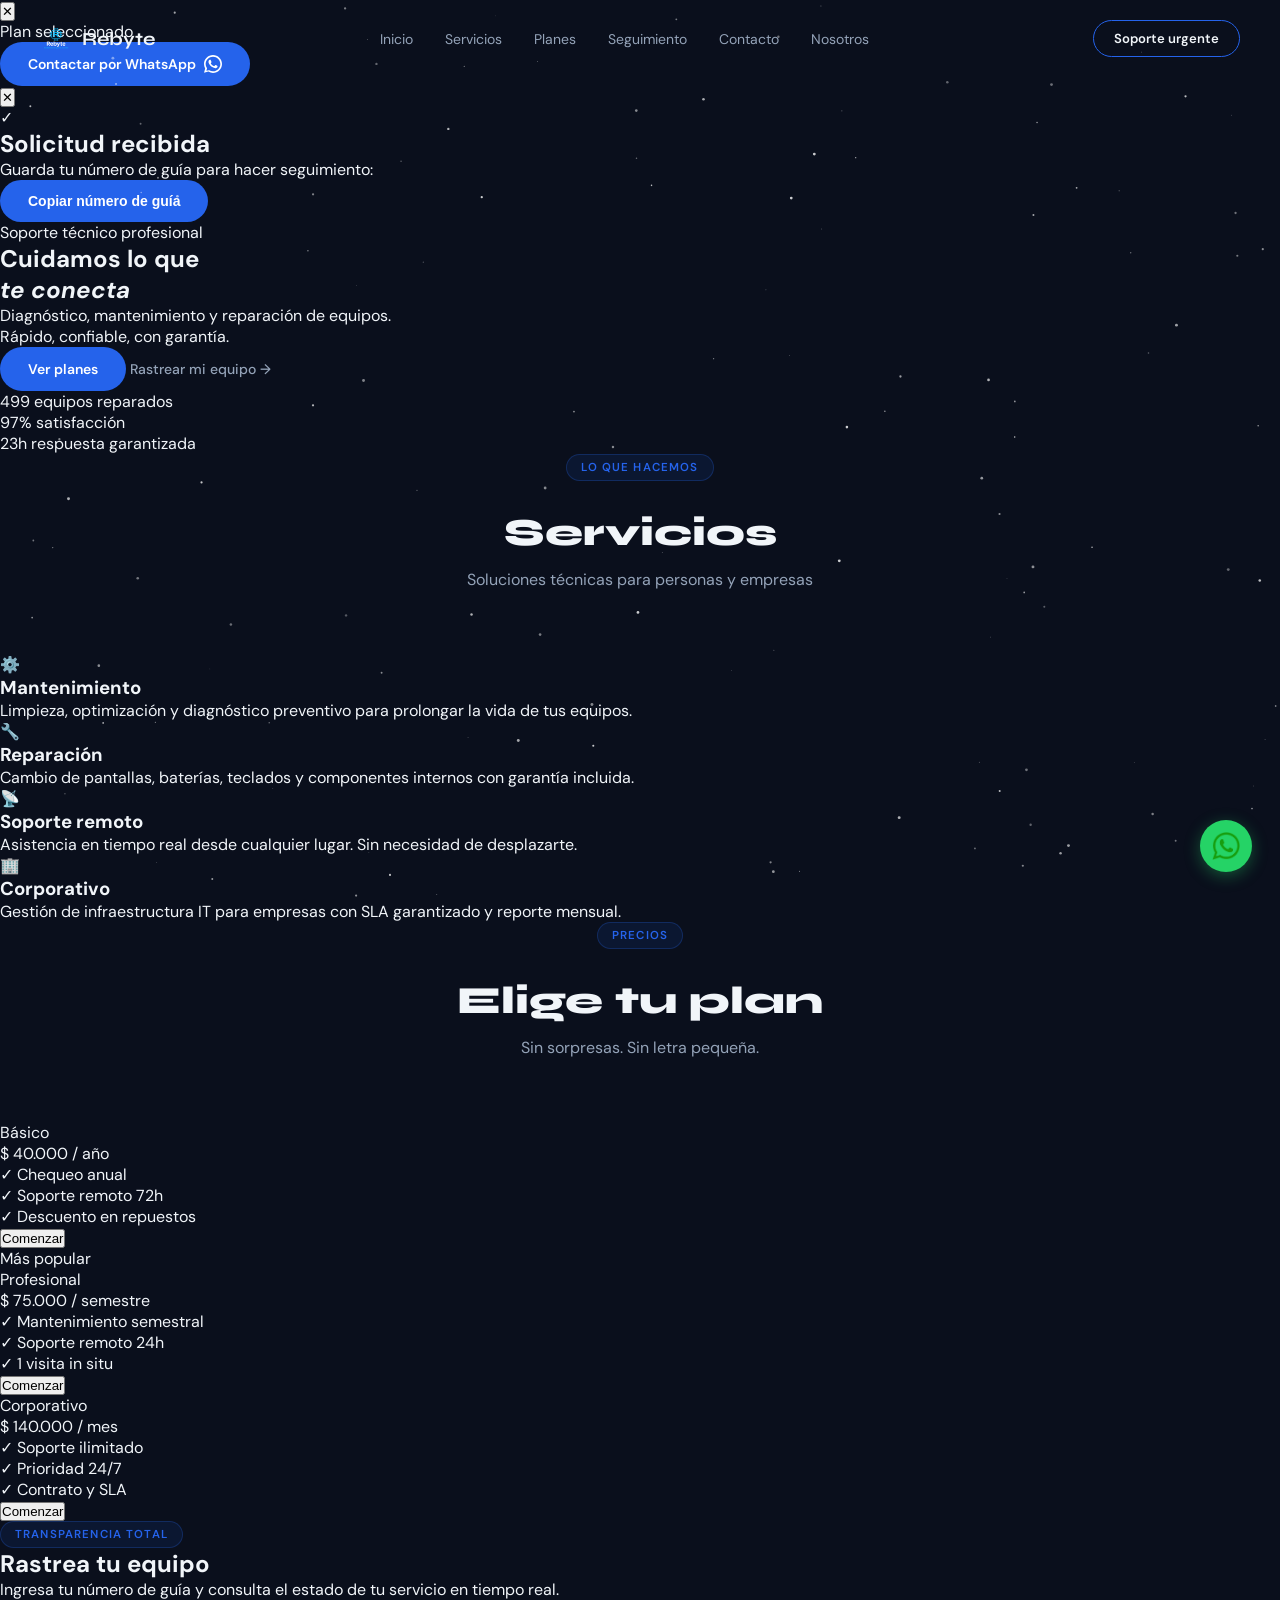
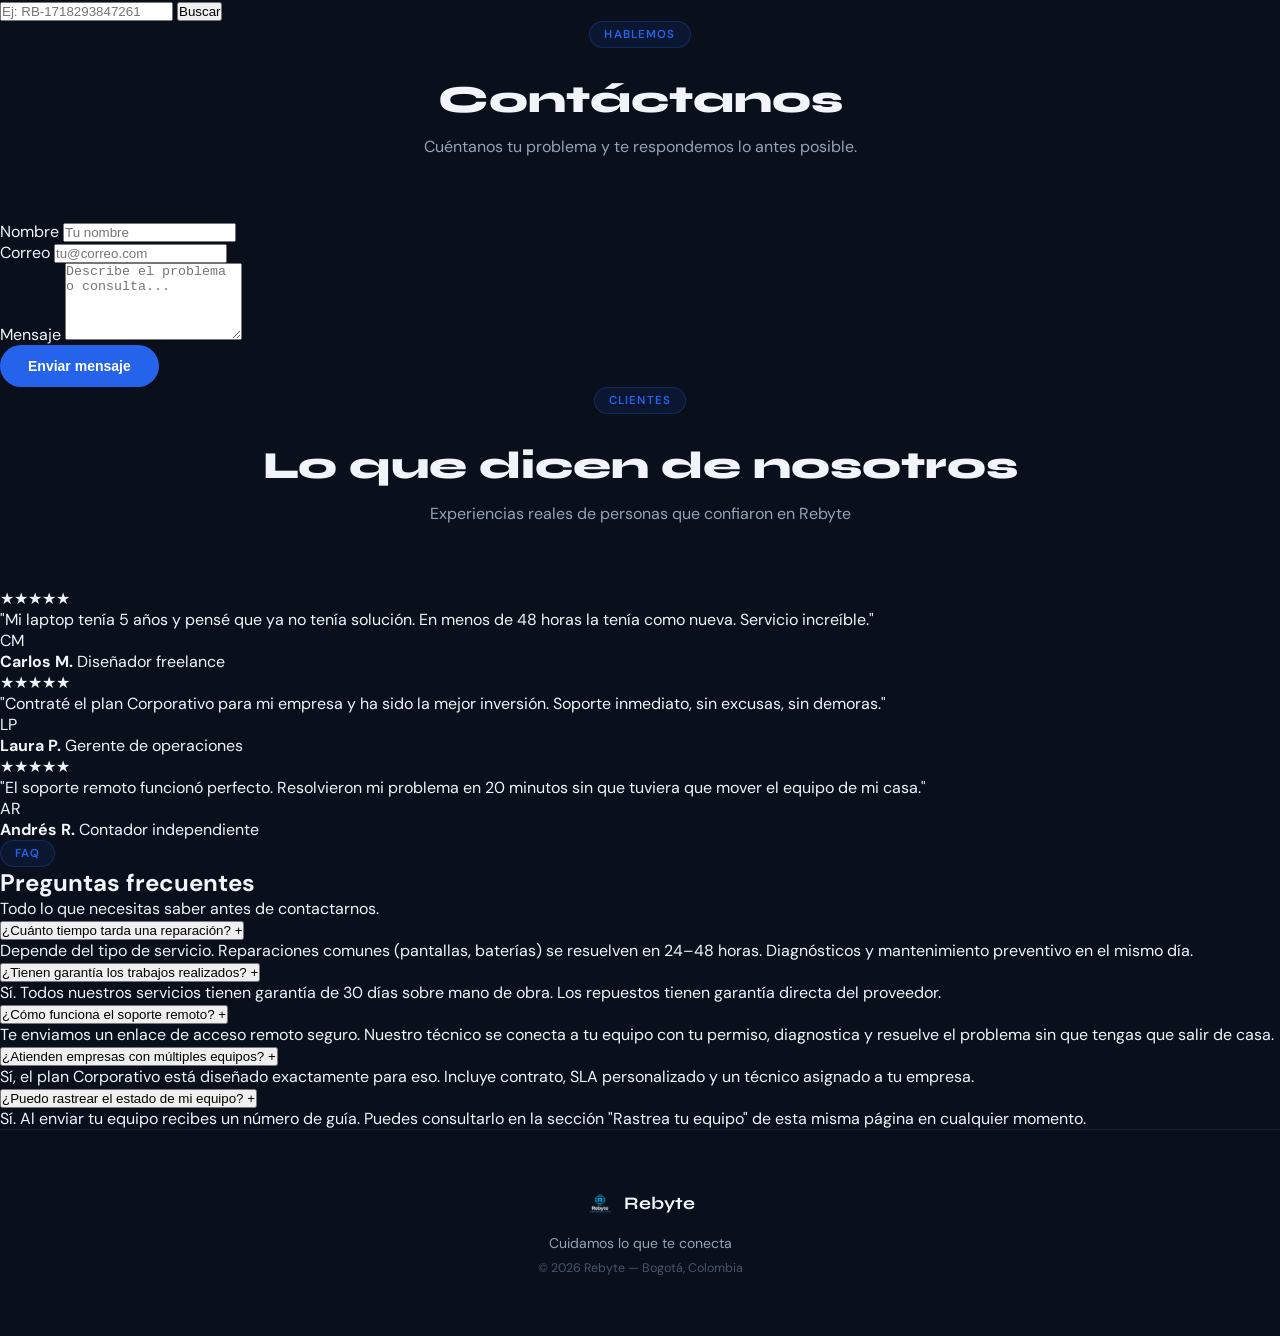
<file: index.html>
<!DOCTYPE html>
<html lang="es">
<head>
  <meta charset="UTF-8">
  <meta name="viewport" content="width=device-width, initial-scale=1.0">
  <title>Rebyte — Soporte Técnico Profesional</title>
  <link rel="icon" type="image/png" href="assets/img/logo.png">
  <link rel="preconnect" href="https://fonts.googleapis.com">
  <link href="https://fonts.googleapis.com/css2?family=Syne:wght@400;600;700;800&family=DM+Sans:ital,wght@0,300;0,400;0,500;1,300&display=swap" rel="stylesheet">
  <link rel="stylesheet" href="css/styles.css">
</head>
<body>

<!-- ==================== MODALS ==================== -->
<div id="planModal" class="modal" role="dialog" aria-modal="true">
  <div class="modal-backdrop" onclick="closePlan()"></div>
  <div class="modal-panel">
    <button class="modal-close" onclick="closePlan()" aria-label="Cerrar">✕</button>
    <div class="modal-tag">Plan seleccionado</div>
    <h2 id="planTitle"></h2>
    <p id="planDescription" class="modal-desc"></p>
    <ul id="planFeatures" class="modal-features"></ul>
    <a id="planWhatsapp" class="cta-btn modal-cta" target="_blank" rel="noopener">
      <span>Contactar por WhatsApp</span>
      <svg width="18" height="18" viewBox="0 0 24 24" fill="currentColor"><path d="M17.472 14.382c-.297-.149-1.758-.867-2.03-.967-.273-.099-.471-.148-.67.15-.197.297-.767.966-.94 1.164-.173.199-.347.223-.644.075-.297-.15-1.255-.463-2.39-1.475-.883-.788-1.48-1.761-1.653-2.059-.173-.297-.018-.458.13-.606.134-.133.298-.347.446-.52.149-.174.198-.298.298-.497.099-.198.05-.371-.025-.52-.075-.149-.669-1.612-.916-2.207-.242-.579-.487-.5-.669-.51-.173-.008-.371-.01-.57-.01-.198 0-.52.074-.792.372-.272.297-1.04 1.016-1.04 2.479 0 1.462 1.065 2.875 1.213 3.074.149.198 2.096 3.2 5.077 4.487.709.306 1.262.489 1.694.625.712.227 1.36.195 1.871.118.571-.085 1.758-.719 2.006-1.413.248-.694.248-1.289.173-1.413-.074-.124-.272-.198-.57-.347z"/><path d="M12 0C5.373 0 0 5.373 0 12c0 2.139.564 4.146 1.549 5.878L.057 23.5l5.773-1.513A11.942 11.942 0 0012 24c6.627 0 12-5.373 12-12S18.627 0 12 0zm0 21.818a9.818 9.818 0 01-5.007-1.371l-.36-.214-3.427.898.916-3.337-.234-.374A9.82 9.82 0 012.182 12c0-5.42 4.398-9.818 9.818-9.818 5.42 0 9.818 4.398 9.818 9.818 0 5.42-4.398 9.818-9.818 9.818z"/></svg>
    </a>
  </div>
</div>

<div id="confirmModal" class="modal" role="dialog" aria-modal="true">
  <div class="modal-backdrop" onclick="closeConfirm()"></div>
  <div class="modal-panel modal-panel--confirm">
    <button class="modal-close" onclick="closeConfirm()" aria-label="Cerrar">✕</button>
    <div class="confirm-icon">✓</div>
    <h2>Solicitud recibida</h2>
    <p class="modal-desc">Guarda tu número de guía para hacer seguimiento:</p>
    <div class="guia-display">
      <span id="guiaGenerada"></span>
    </div>
    <button class="cta-btn" onclick="copiarGuia()">
      <span>Copiar número de guía</span>
    </button>
  </div>
</div>

<!-- ==================== HEADER ==================== -->
<header id="header">
  <a href="#inicio" class="header-logo">
    <img src="assets/img/logo.png" alt="Rebyte">
    <span>Rebyte</span>
  </a>

  <nav class="nav" id="nav">
    <a href="#inicio" class="nav-link">Inicio</a>
    <a href="#servicios" class="nav-link">Servicios</a>
    <a href="#planes" class="nav-link">Planes</a>
    <a href="#seguimiento" class="nav-link">Seguimiento</a>
    <a href="#contacto" class="nav-link">Contacto</a>
    <a href="nosotros.html" class="nav-link">Nosotros</a>
  </nav>

  <a href="https://wa.me/573153442706" class="header-cta" target="_blank" rel="noopener">
    Soporte urgente
  </a>

  <button class="nav-toggle" id="navToggle" aria-label="Menú">
    <span></span><span></span><span></span>
  </button>
</header>

<!-- ==================== HERO ==================== -->
<section class="hero" id="inicio">
  <canvas id="stars"></canvas>

  <div class="hero-content">
    <div class="hero-eyebrow">Soporte técnico profesional</div>
    <h1 class="hero-title">
      Cuidamos lo que<br><em>te conecta</em>
    </h1>
    <p class="hero-sub">Diagnóstico, mantenimiento y reparación de equipos.<br>Rápido, confiable, con garantía.</p>
    <div class="hero-actions">
      <a href="#planes" class="cta-btn">Ver planes</a>
      <a href="#seguimiento" class="cta-ghost">Rastrear mi equipo →</a>
    </div>
  </div>

  <div class="hero-stats">
    <div class="stat">
      <span class="stat-num">+500</span>
      <span class="stat-label">equipos reparados</span>
    </div>
    <div class="stat-divider"></div>
    <div class="stat">
      <span class="stat-num">98%</span>
      <span class="stat-label">satisfacción</span>
    </div>
    <div class="stat-divider"></div>
    <div class="stat">
      <span class="stat-num">24h</span>
      <span class="stat-label">respuesta garantizada</span>
    </div>
  </div>
</section>

<!-- ==================== SERVICIOS ==================== -->
<section id="servicios" class="section services-section">
  <div class="section-header">
    <span class="section-tag">Lo que hacemos</span>
    <h2>Servicios</h2>
    <p>Soluciones técnicas para personas y empresas</p>
  </div>

  <div class="services-grid">
    <div class="service-card">
      <div class="service-icon">⚙️</div>
      <h3>Mantenimiento</h3>
      <p>Limpieza, optimización y diagnóstico preventivo para prolongar la vida de tus equipos.</p>
    </div>
    <div class="service-card">
      <div class="service-icon">🔧</div>
      <h3>Reparación</h3>
      <p>Cambio de pantallas, baterías, teclados y componentes internos con garantía incluida.</p>
    </div>
    <div class="service-card">
      <div class="service-icon">📡</div>
      <h3>Soporte remoto</h3>
      <p>Asistencia en tiempo real desde cualquier lugar. Sin necesidad de desplazarte.</p>
    </div>
    <div class="service-card">
      <div class="service-icon">🏢</div>
      <h3>Corporativo</h3>
      <p>Gestión de infraestructura IT para empresas con SLA garantizado y reporte mensual.</p>
    </div>
  </div>
</section>

<!-- ==================== PLANES ==================== -->
<section id="planes" class="section plans-section">
  <div class="section-header">
    <span class="section-tag">Precios</span>
    <h2>Elige tu plan</h2>
    <p>Sin sorpresas. Sin letra pequeña.</p>
  </div>

  <div class="plans-grid">

    <div class="plan-card">
      <div class="plan-header">
        <span class="plan-name">Básico</span>
        <div class="plan-price">
          <span class="plan-currency">$</span>
          <span class="plan-amount">40.000</span>
          <span class="plan-period">/ año</span>
        </div>
      </div>
      <ul class="plan-features">
        <li><span class="check">✓</span> Chequeo anual</li>
        <li><span class="check">✓</span> Soporte remoto 72h</li>
        <li><span class="check">✓</span> Descuento en repuestos</li>
      </ul>
      <button class="plan-btn" onclick="openPlan('Básico')">Comenzar</button>
    </div>

    <div class="plan-card plan-card--featured">
      <div class="plan-badge">Más popular</div>
      <div class="plan-header">
        <span class="plan-name">Profesional</span>
        <div class="plan-price">
          <span class="plan-currency">$</span>
          <span class="plan-amount">75.000</span>
          <span class="plan-period">/ semestre</span>
        </div>
      </div>
      <ul class="plan-features">
        <li><span class="check">✓</span> Mantenimiento semestral</li>
        <li><span class="check">✓</span> Soporte remoto 24h</li>
        <li><span class="check">✓</span> 1 visita in situ</li>
      </ul>
      <button class="plan-btn plan-btn--featured" onclick="openPlan('Profesional')">Comenzar</button>
    </div>

    <div class="plan-card">
      <div class="plan-header">
        <span class="plan-name">Corporativo</span>
        <div class="plan-price">
          <span class="plan-currency">$</span>
          <span class="plan-amount">140.000</span>
          <span class="plan-period">/ mes</span>
        </div>
      </div>
      <ul class="plan-features">
        <li><span class="check">✓</span> Soporte ilimitado</li>
        <li><span class="check">✓</span> Prioridad 24/7</li>
        <li><span class="check">✓</span> Contrato y SLA</li>
      </ul>
      <button class="plan-btn" onclick="openPlan('Corporativo')">Comenzar</button>
    </div>

  </div>
</section>

<!-- ==================== SEGUIMIENTO ==================== -->
<section id="seguimiento" class="section tracking-section">
  <div class="tracking-inner">
    <div class="tracking-text">
      <span class="section-tag">Transparencia total</span>
      <h2>Rastrea tu equipo</h2>
      <p>Ingresa tu número de guía y consulta el estado de tu servicio en tiempo real.</p>
    </div>
    <div class="tracking-form">
      <div class="search-box">
        <input id="guiaInput" type="text" placeholder="Ej: RB-1718293847261" autocomplete="off">
        <button onclick="buscarGuia()">Buscar</button>
      </div>
      <div id="resultadoGuia" class="tracking-result"></div>
    </div>
  </div>
</section>

<!-- ==================== CONTACTO ==================== -->
<section id="contacto" class="section contact-section">
  <div class="section-header">
    <span class="section-tag">Hablemos</span>
    <h2>Contáctanos</h2>
    <p>Cuéntanos tu problema y te respondemos lo antes posible.</p>
  </div>

  <form
    id="contactForm"
    class="contact-form"
    action="https://script.google.com/macros/s/AKfycbzrvmO2bQUXWSl6nrnaFrDhIBI06cMwW_UceYq3U0QqjHVqh2IMPzeEzlF4TuCtxEN8mw/exec"
    method="POST"
    target="hiddenFrame"
  >
    <div class="form-row">
      <div class="form-group">
        <label for="nombre">Nombre</label>
        <input type="text" id="nombre" name="nombre" placeholder="Tu nombre" required>
      </div>
      <div class="form-group">
        <label for="correo">Correo</label>
        <input type="email" id="correo" name="correo" placeholder="tu@correo.com" required>
      </div>
    </div>
    <div class="form-group">
      <label for="mensaje">Mensaje</label>
      <textarea id="mensaje" name="mensaje" placeholder="Describe el problema o consulta..." rows="5"></textarea>
    </div>
    <button type="submit" class="cta-btn form-submit">
      <span>Enviar mensaje</span>
    </button>
  </form>
  <iframe name="hiddenFrame" style="display:none;"></iframe>
</section>

<!-- ==================== TESTIMONIOS ==================== -->
<section id="testimonios" class="section testimonios-section">
  <div class="section-header">
    <span class="section-tag">Clientes</span>
    <h2>Lo que dicen de nosotros</h2>
    <p>Experiencias reales de personas que confiaron en Rebyte</p>
  </div>

  <div class="testimonios-grid">
    <div class="testimonio-card fade-in">
      <div class="testimonio-stars">★★★★★</div>
      <p>"Mi laptop tenía 5 años y pensé que ya no tenía solución. En menos de 48 horas la tenía como nueva. Servicio increíble."</p>
      <div class="testimonio-author">
        <div class="testimonio-avatar">CM</div>
        <div>
          <strong>Carlos M.</strong>
          <span>Diseñador freelance</span>
        </div>
      </div>
    </div>

    <div class="testimonio-card fade-in">
      <div class="testimonio-stars">★★★★★</div>
      <p>"Contraté el plan Corporativo para mi empresa y ha sido la mejor inversión. Soporte inmediato, sin excusas, sin demoras."</p>
      <div class="testimonio-author">
        <div class="testimonio-avatar">LP</div>
        <div>
          <strong>Laura P.</strong>
          <span>Gerente de operaciones</span>
        </div>
      </div>
    </div>

    <div class="testimonio-card fade-in">
      <div class="testimonio-stars">★★★★★</div>
      <p>"El soporte remoto funcionó perfecto. Resolvieron mi problema en 20 minutos sin que tuviera que mover el equipo de mi casa."</p>
      <div class="testimonio-author">
        <div class="testimonio-avatar">AR</div>
        <div>
          <strong>Andrés R.</strong>
          <span>Contador independiente</span>
        </div>
      </div>
    </div>
  </div>
</section>

<!-- ==================== FAQ ==================== -->
<section id="faq" class="section faq-section">
  <div class="faq-inner">
    <div class="faq-header">
      <span class="section-tag">FAQ</span>
      <h2>Preguntas frecuentes</h2>
      <p>Todo lo que necesitas saber antes de contactarnos.</p>
    </div>

    <div class="faq-list">
      <div class="faq-item fade-in">
        <button class="faq-question" onclick="toggleFaq(this)">
          <span>¿Cuánto tiempo tarda una reparación?</span>
          <span class="faq-icon">+</span>
        </button>
        <div class="faq-answer">
          <p>Depende del tipo de servicio. Reparaciones comunes (pantallas, baterías) se resuelven en 24–48 horas. Diagnósticos y mantenimiento preventivo en el mismo día.</p>
        </div>
      </div>

      <div class="faq-item fade-in">
        <button class="faq-question" onclick="toggleFaq(this)">
          <span>¿Tienen garantía los trabajos realizados?</span>
          <span class="faq-icon">+</span>
        </button>
        <div class="faq-answer">
          <p>Sí. Todos nuestros servicios tienen garantía de 30 días sobre mano de obra. Los repuestos tienen garantía directa del proveedor.</p>
        </div>
      </div>

      <div class="faq-item fade-in">
        <button class="faq-question" onclick="toggleFaq(this)">
          <span>¿Cómo funciona el soporte remoto?</span>
          <span class="faq-icon">+</span>
        </button>
        <div class="faq-answer">
          <p>Te enviamos un enlace de acceso remoto seguro. Nuestro técnico se conecta a tu equipo con tu permiso, diagnostica y resuelve el problema sin que tengas que salir de casa.</p>
        </div>
      </div>

      <div class="faq-item fade-in">
        <button class="faq-question" onclick="toggleFaq(this)">
          <span>¿Atienden empresas con múltiples equipos?</span>
          <span class="faq-icon">+</span>
        </button>
        <div class="faq-answer">
          <p>Sí, el plan Corporativo está diseñado exactamente para eso. Incluye contrato, SLA personalizado y un técnico asignado a tu empresa.</p>
        </div>
      </div>

      <div class="faq-item fade-in">
        <button class="faq-question" onclick="toggleFaq(this)">
          <span>¿Puedo rastrear el estado de mi equipo?</span>
          <span class="faq-icon">+</span>
        </button>
        <div class="faq-answer">
          <p>Sí. Al enviar tu equipo recibes un número de guía. Puedes consultarlo en la sección "Rastrea tu equipo" de esta misma página en cualquier momento.</p>
        </div>
      </div>
    </div>
  </div>
</section>

<!-- ==================== FOOTER ==================== -->
<footer class="footer">
  <div class="footer-inner">
    <div class="footer-brand">
      <img src="assets/img/logo.png" alt="Rebyte" class="footer-logo">
      <span>Rebyte</span>
    </div>
    <p class="footer-tagline">Cuidamos lo que te conecta</p>
    <p class="footer-copy">© 2026 Rebyte — Bogotá, Colombia</p>
  </div>
</footer>

<!-- ==================== WHATSAPP ==================== -->
<a href="https://wa.me/573153442706" class="wa-float" target="_blank" rel="noopener" aria-label="WhatsApp">
  <img src="assets/img/whatsapp.png" alt="WhatsApp" width="28" height="28">
</a>

<script src="js/main.js"></script>
</body>
</html>
</file>
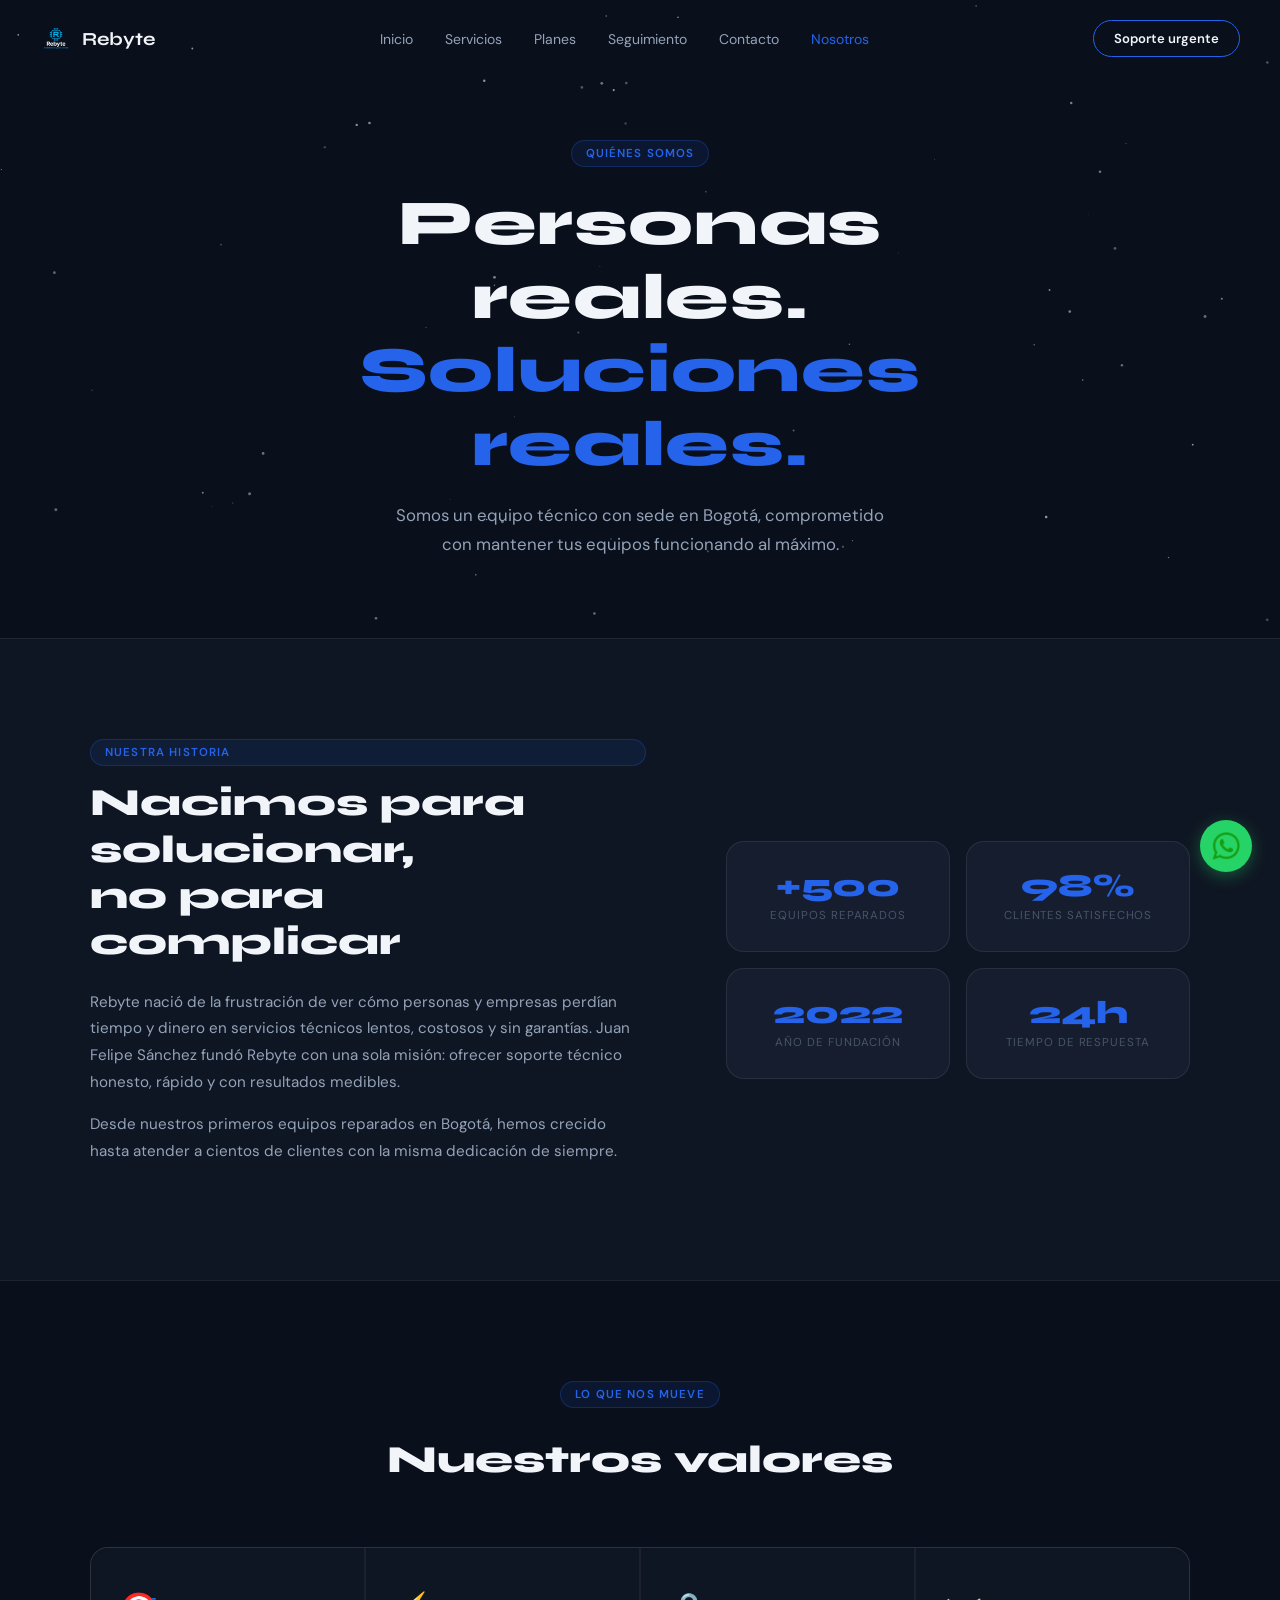
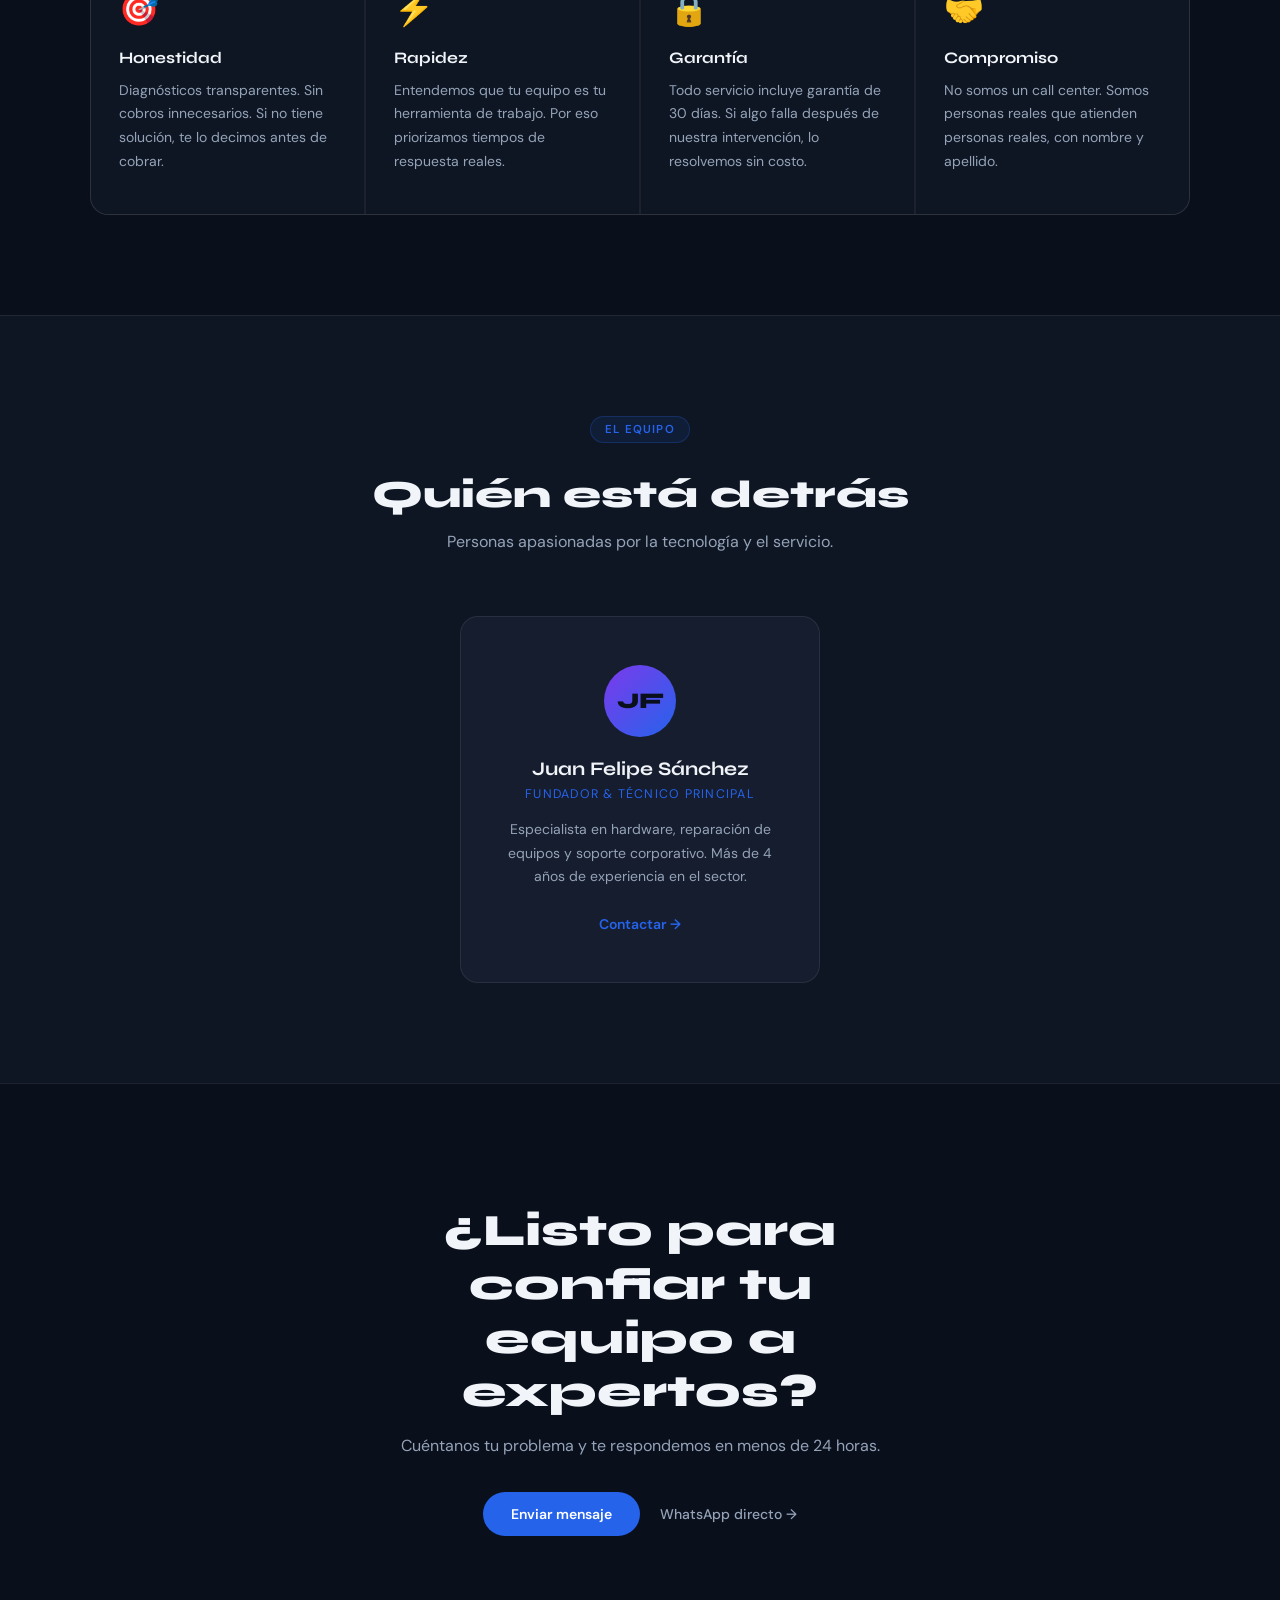
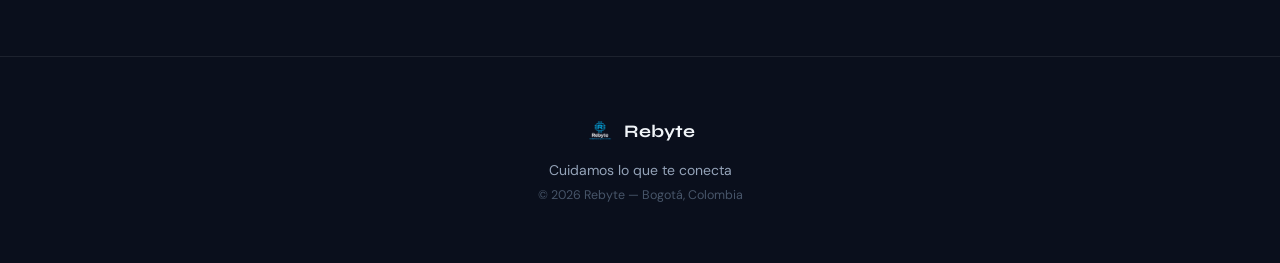
<file: nosotros.html>
<!DOCTYPE html>
<html lang="es">
<head>
  <meta charset="UTF-8">
  <meta name="viewport" content="width=device-width, initial-scale=1.0">
  <title>Rebyte — Quiénes somos</title>
  <link rel="icon" type="image/png" href="assets/img/logo.png">
  <link rel="preconnect" href="https://fonts.googleapis.com">
  <link href="https://fonts.googleapis.com/css2?family=Syne:wght@400;600;700;800&family=DM+Sans:ital,wght@0,300;0,400;0,500;1,300&display=swap" rel="stylesheet">
  <link rel="stylesheet" href="css/styles.css">
  <link rel="stylesheet" href="css/nosotros.css">
</head>
<body>

<!-- ==================== HEADER ==================== -->
<header id="header">
  <a href="index.html" class="header-logo">
    <img src="assets/img/logo.png" alt="Rebyte">
    <span>Rebyte</span>
  </a>
  <nav class="nav" id="nav">
    <a href="index.html#inicio" class="nav-link">Inicio</a>
    <a href="index.html#servicios" class="nav-link">Servicios</a>
    <a href="index.html#planes" class="nav-link">Planes</a>
    <a href="index.html#seguimiento" class="nav-link">Seguimiento</a>
    <a href="index.html#contacto" class="nav-link">Contacto</a>
    <a href="nosotros.html" class="nav-link nav-link--active">Nosotros</a>
  </nav>
  <a href="https://wa.me/573153442706" class="header-cta" target="_blank" rel="noopener">
    Soporte urgente
  </a>
  <button class="nav-toggle" id="navToggle" aria-label="Menú">
    <span></span><span></span><span></span>
  </button>
</header>

<!-- ==================== HERO NOSOTROS ==================== -->
<section class="nos-hero">
  <canvas id="stars"></canvas>
  <div class="nos-hero-content">
    <span class="section-tag">Quiénes somos</span>
    <h1>Personas reales.<br><em>Soluciones reales.</em></h1>
    <p>Somos un equipo técnico con sede en Bogotá, comprometido con mantener tus equipos funcionando al máximo.</p>
  </div>
</section>

<!-- ==================== HISTORIA ==================== -->
<section class="nos-section nos-historia">
  <div class="nos-grid">
    <div class="nos-text fade-in">
      <span class="section-tag">Nuestra historia</span>
      <h2>Nacimos para solucionar,<br>no para complicar</h2>
      <p>Rebyte nació de la frustración de ver cómo personas y empresas perdían tiempo y dinero en servicios técnicos lentos, costosos y sin garantías. Juan Felipe Sánchez fundó Rebyte con una sola misión: ofrecer soporte técnico honesto, rápido y con resultados medibles.</p>
      <p>Desde nuestros primeros equipos reparados en Bogotá, hemos crecido hasta atender a cientos de clientes con la misma dedicación de siempre.</p>
    </div>
    <div class="nos-visual fade-in">
      <div class="nos-card-stat">
        <span class="nos-stat-num">+500</span>
        <span class="nos-stat-label">equipos reparados</span>
      </div>
      <div class="nos-card-stat">
        <span class="nos-stat-num">98%</span>
        <span class="nos-stat-label">clientes satisfechos</span>
      </div>
      <div class="nos-card-stat">
        <span class="nos-stat-num">2022</span>
        <span class="nos-stat-label">año de fundación</span>
      </div>
      <div class="nos-card-stat">
        <span class="nos-stat-num">24h</span>
        <span class="nos-stat-label">tiempo de respuesta</span>
      </div>
    </div>
  </div>
</section>

<!-- ==================== VALORES ==================== -->
<section class="nos-section nos-valores">
  <div class="nos-section-inner">
    <div class="section-header fade-in">
      <span class="section-tag">Lo que nos mueve</span>
      <h2>Nuestros valores</h2>
    </div>
    <div class="valores-grid">
      <div class="valor-card fade-in">
        <div class="valor-icon">🎯</div>
        <h3>Honestidad</h3>
        <p>Diagnósticos transparentes. Sin cobros innecesarios. Si no tiene solución, te lo decimos antes de cobrar.</p>
      </div>
      <div class="valor-card fade-in">
        <div class="valor-icon">⚡</div>
        <h3>Rapidez</h3>
        <p>Entendemos que tu equipo es tu herramienta de trabajo. Por eso priorizamos tiempos de respuesta reales.</p>
      </div>
      <div class="valor-card fade-in">
        <div class="valor-icon">🔒</div>
        <h3>Garantía</h3>
        <p>Todo servicio incluye garantía de 30 días. Si algo falla después de nuestra intervención, lo resolvemos sin costo.</p>
      </div>
      <div class="valor-card fade-in">
        <div class="valor-icon">🤝</div>
        <h3>Compromiso</h3>
        <p>No somos un call center. Somos personas reales que atienden personas reales, con nombre y apellido.</p>
      </div>
    </div>
  </div>
</section>

<!-- ==================== EQUIPO ==================== -->
<section class="nos-section nos-equipo">
  <div class="nos-section-inner">
    <div class="section-header fade-in">
      <span class="section-tag">El equipo</span>
      <h2>Quién está detrás</h2>
      <p>Personas apasionadas por la tecnología y el servicio.</p>
    </div>
    <div class="equipo-grid">
      <div class="equipo-card fade-in">
        <div class="equipo-avatar">JF</div>
        <h3>Juan Felipe Sánchez</h3>
        <span class="equipo-rol">Fundador & Técnico principal</span>
        <p>Especialista en hardware, reparación de equipos y soporte corporativo. Más de 4 años de experiencia en el sector.</p>
        <a href="https://wa.me/573153442706" class="equipo-wa" target="_blank" rel="noopener">
          Contactar →
        </a>
      </div>
    </div>
  </div>
</section>

<!-- ==================== CTA ==================== -->
<section class="nos-cta fade-in">
  <div class="nos-cta-inner">
    <h2>¿Listo para confiar tu equipo a expertos?</h2>
    <p>Cuéntanos tu problema y te respondemos en menos de 24 horas.</p>
    <div class="nos-cta-btns">
      <a href="index.html#contacto" class="cta-btn">Enviar mensaje</a>
      <a href="https://wa.me/573153442706" class="cta-ghost" target="_blank" rel="noopener">WhatsApp directo →</a>
    </div>
  </div>
</section>

<!-- ==================== FOOTER ==================== -->
<footer class="footer">
  <div class="footer-inner">
    <div class="footer-brand">
      <img src="assets/img/logo.png" alt="Rebyte" class="footer-logo">
      <span>Rebyte</span>
    </div>
    <p class="footer-tagline">Cuidamos lo que te conecta</p>
    <p class="footer-copy">© 2026 Rebyte — Bogotá, Colombia</p>
  </div>
</footer>

<a href="https://wa.me/573153442706" class="wa-float" target="_blank" rel="noopener" aria-label="WhatsApp">
  <img src="assets/img/whatsapp.png" alt="WhatsApp" width="28" height="28">
</a>

<script src="js/nosotros.js"></script>
</body>
</html>
</file>
<file: css/styles.css>
*, *::before, *::after {
  margin: 0;
  padding: 0;
  box-sizing: border-box;
}

:root {
  --accent: #2563eb;
  --accent-2: #7c3aed;
  --bg: #0a0f1c;
  --bg-2: #0f1623;
  --bg-3: #161d2e;
  --text: #f1f5f9;
  --text-2: #94a3b8;
  --text-3: #475569;
  --border: rgba(255, 255, 255, 0.08);
  --border-h: rgba(255, 255, 255, 0.18);
  --font-display: Syne, sans-serif;
  --font-body: DM Sans, sans-serif;
  --radius-sm: 8px;
  --radius-md: 12px;
  --radius-lg: 18px;
  --transition: 0.25s ease;
  --shadow-accent: 0 0 0 1px #2563eb, 0 8px 32px rgba(37,99,235,0.15);
}

html {
  font-family: "DM Sans", sans-serif;
  background: #0a0f1c;
  color: #f1f5f9;
  scroll-behavior: smooth;
}

body {
  min-height: 100vh;
  overflow-x: hidden;
}

a {
  text-decoration: none;
  color: inherit;
}

img {
  max-width: 100%;
  display: block;
}

.text-accent {
  color: #2563eb;
}

.text-accent-2 {
  color: #7c3aed;
}

.text-muted {
  color: #94a3b8;
}

.bg-base {
  background-color: #0a0f1c;
}

.bg-card {
  background-color: #0f1623;
}

.bg-deep {
  background-color: #161d2e;
}

.section-tag {
  display: inline-block;
  font-size: 0.72rem;
  font-weight: 600;
  letter-spacing: 0.1em;
  text-transform: uppercase;
  color: #2563eb;
  background: rgba(37, 99, 235, 0.1);
  border: 1px solid rgba(37, 99, 235, 0.25);
  border-radius: 100px;
  padding: 5px 14px;
}

.section-header {
  text-align: center;
  margin-bottom: 64px;
}
.section-header h2 {
  font-family: "Syne", sans-serif;
  font-size: clamp(1.8rem, 3vw, 2.8rem);
  font-weight: 800;
  line-height: 1.15;
  margin: 16px 0 0;
}
.section-header p {
  margin-top: 14px;
  color: #94a3b8;
  font-size: 1rem;
}
.section-header .section-tag {
  margin-bottom: 14px;
}

.fade-in {
  opacity: 0;
  transform: translateY(20px);
  transition: opacity 0.6s ease, transform 0.6s ease;
}
.fade-in.visible {
  opacity: 1;
  transform: none;
}

#header {
  position: fixed;
  top: 0;
  left: 0;
  right: 0;
  z-index: 100;
  display: flex;
  align-items: center;
  justify-content: space-between;
  padding: 20px 40px;
  transition: background 0.25s ease, padding 0.25s ease, border-bottom 0.25s ease;
  border-bottom: 1px solid transparent;
}
#header.scrolled {
  background: rgba(10, 15, 28, 0.85);
  backdrop-filter: blur(12px);
  padding: 14px 40px;
  border-bottom: 1px solid rgba(255, 255, 255, 0.08);
}
#header .header-logo {
  display: flex;
  align-items: center;
  gap: 10px;
  font-family: "Syne", sans-serif;
  font-weight: 700;
  font-size: 1.15rem;
}
#header .header-logo img {
  width: 32px;
  height: 32px;
  object-fit: contain;
}
#header .nav {
  display: flex;
  align-items: center;
  gap: 32px;
}
#header .nav .nav-link {
  font-size: 0.875rem;
  color: #94a3b8;
  transition: color 0.25s ease;
}
#header .nav .nav-link:hover, #header .nav .nav-link.nav-link--active {
  color: #f1f5f9;
}
#header .header-cta {
  font-size: 0.82rem;
  font-weight: 600;
  padding: 9px 20px;
  border-radius: 100px;
  border: 1px solid #2563eb;
  color: #f1f5f9;
  transition: background 0.25s ease;
}
#header .header-cta:hover {
  background: #2563eb;
}
#header .nav-toggle {
  display: none;
  flex-direction: column;
  gap: 5px;
  background: none;
  border: none;
  cursor: pointer;
  padding: 4px;
}
#header .nav-toggle span {
  display: block;
  width: 22px;
  height: 2px;
  background: #f1f5f9;
  border-radius: 2px;
  transition: 0.25s ease;
}

.cta-btn {
  display: inline-flex;
  align-items: center;
  gap: 8px;
  background: #2563eb;
  color: #fff;
  font-weight: 600;
  font-size: 0.875rem;
  padding: 13px 28px;
  border-radius: 100px;
  border: none;
  cursor: pointer;
  transition: background 0.25s ease, transform 0.25s ease;
}
.cta-btn:hover {
  background: rgb(19.4285714286, 79.6571428571, 211.7714285714);
  transform: translateY(-1px);
}

.cta-ghost {
  display: inline-flex;
  align-items: center;
  gap: 8px;
  color: #94a3b8;
  font-size: 0.875rem;
  font-weight: 500;
  transition: color 0.25s ease;
}
.cta-ghost:hover {
  color: #f1f5f9;
}

canvas#stars {
  position: absolute;
  inset: 0;
  pointer-events: none;
}

.footer {
  border-top: 1px solid rgba(255, 255, 255, 0.08);
  padding: 60px 40px;
  text-align: center;
}
.footer .footer-inner {
  max-width: 400px;
  margin: 0 auto;
}
.footer .footer-inner .footer-brand {
  display: flex;
  align-items: center;
  justify-content: center;
  gap: 10px;
  font-family: "Syne", sans-serif;
  font-weight: 700;
  font-size: 1.1rem;
  margin-bottom: 16px;
}
.footer .footer-inner .footer-brand .footer-logo {
  width: 28px;
  height: 28px;
  object-fit: contain;
}
.footer .footer-inner .footer-tagline {
  font-size: 0.875rem;
  color: #94a3b8;
  margin-bottom: 8px;
}
.footer .footer-inner .footer-copy {
  font-size: 0.78rem;
  color: #475569;
}

.wa-float {
  position: fixed;
  bottom: 28px;
  right: 28px;
  z-index: 99;
  width: 52px;
  height: 52px;
  background: #25d366;
  border-radius: 50%;
  display: flex;
  align-items: center;
  justify-content: center;
  box-shadow: 0 4px 16px rgba(37, 211, 102, 0.35);
  transition: transform 0.25s ease;
}
.wa-float:hover {
  transform: scale(1.08);
}

@media (max-width: 768px) {
  #header {
    padding: 18px 24px;
  }
  #header .nav {
    display: none;
    position: fixed;
    top: 0;
    left: 0;
    right: 0;
    bottom: 0;
    background: #0a0f1c;
    flex-direction: column;
    justify-content: center;
    align-items: center;
    gap: 32px;
    z-index: 99;
  }
  #header .nav.open {
    display: flex;
  }
  #header .nav .nav-link {
    font-size: 1.2rem;
  }
  #header .header-cta {
    display: none;
  }
  #header .nav-toggle {
    display: flex;
    z-index: 100;
  }
}

/*# sourceMappingURL=styles.css.map */
</file>
<file: css/nosotros.css>
.nos-hero {
  position: relative;
  min-height: 60vh;
  display: flex;
  align-items: center;
  justify-content: center;
  text-align: center;
  padding: 140px 40px 80px;
  overflow: hidden;
}
.nos-hero .nos-hero-content {
  position: relative;
  z-index: 1;
  max-width: 700px;
}
.nos-hero .nos-hero-content .section-tag {
  display: inline-block;
  margin-bottom: 20px;
}
.nos-hero .nos-hero-content h1 {
  font-family: var(--font-display);
  font-size: clamp(2.2rem, 5vw, 4rem);
  font-weight: 800;
  line-height: 1.15;
  letter-spacing: 0.01em;
  margin-bottom: 20px;
}
.nos-hero .nos-hero-content h1 em {
  font-style: normal;
  color: var(--accent);
}
.nos-hero .nos-hero-content p {
  font-size: 1.05rem;
  color: var(--text-2);
  line-height: 1.7;
  max-width: 500px;
  margin: 0 auto;
}

.nos-section {
  padding: 100px 40px;
  border-top: 1px solid var(--border);
}
.nos-section .nos-section-inner {
  max-width: 1100px;
  margin: 0 auto;
}

.nos-historia {
  background: var(--bg-2);
}
.nos-historia .nos-grid {
  max-width: 1100px;
  margin: 0 auto;
  display: grid;
  grid-template-columns: 1.2fr 1fr;
  gap: 80px;
  align-items: center;
}
.nos-historia .nos-grid .nos-text .section-tag {
  margin-bottom: 14px;
  display: block;
}
.nos-historia .nos-grid .nos-text h2 {
  font-family: var(--font-display);
  font-size: clamp(1.8rem, 3vw, 2.6rem);
  font-weight: 800;
  line-height: 1.2;
  margin-bottom: 24px;
}
.nos-historia .nos-grid .nos-text p {
  color: var(--text-2);
  line-height: 1.75;
  margin-bottom: 16px;
  font-size: 0.95rem;
}
.nos-historia .nos-grid .nos-visual {
  display: grid;
  grid-template-columns: 1fr 1fr;
  gap: 16px;
}
.nos-historia .nos-grid .nos-visual .nos-card-stat {
  background: var(--bg-3);
  border: 1px solid var(--border);
  border-radius: var(--radius-lg);
  padding: 28px 20px;
  text-align: center;
  transition: border-color var(--transition), box-shadow var(--transition);
}
.nos-historia .nos-grid .nos-visual .nos-card-stat:hover {
  border-color: var(--border-h);
  box-shadow: var(--shadow-accent);
}
.nos-historia .nos-grid .nos-visual .nos-card-stat .nos-stat-num {
  display: block;
  font-family: var(--font-display);
  font-size: 2rem;
  font-weight: 800;
  color: var(--accent);
  line-height: 1;
}
.nos-historia .nos-grid .nos-visual .nos-card-stat .nos-stat-label {
  display: block;
  font-size: 0.72rem;
  text-transform: uppercase;
  letter-spacing: 0.08em;
  color: var(--text-3);
  margin-top: 6px;
}

.nos-valores .valores-grid {
  display: grid;
  grid-template-columns: repeat(4, 1fr);
  gap: 2px;
  background: var(--border);
  border: 1px solid var(--border);
  border-radius: var(--radius-lg);
  overflow: hidden;
}
.nos-valores .valores-grid .valor-card {
  background: var(--bg-2);
  padding: 40px 28px;
  transition: background var(--transition);
}
.nos-valores .valores-grid .valor-card:hover {
  background: var(--bg-3);
}
.nos-valores .valores-grid .valor-card .valor-icon {
  font-size: 2rem;
  margin-bottom: 18px;
  display: block;
}
.nos-valores .valores-grid .valor-card h3 {
  font-family: var(--font-display);
  font-size: 1rem;
  font-weight: 700;
  margin-bottom: 12px;
}
.nos-valores .valores-grid .valor-card p {
  font-size: 0.875rem;
  color: var(--text-2);
  line-height: 1.7;
}

.nos-equipo {
  background: var(--bg-2);
}
.nos-equipo .equipo-grid {
  display: flex;
  justify-content: center;
}
.nos-equipo .equipo-grid .equipo-card {
  background: var(--bg-3);
  border: 1px solid var(--border);
  border-radius: var(--radius-lg);
  padding: 48px 40px;
  text-align: center;
  max-width: 360px;
  width: 100%;
  transition: border-color var(--transition), box-shadow var(--transition);
}
.nos-equipo .equipo-grid .equipo-card:hover {
  border-color: var(--border-h);
  box-shadow: var(--shadow-accent);
}
.nos-equipo .equipo-grid .equipo-card .equipo-avatar {
  width: 72px;
  height: 72px;
  border-radius: 50%;
  background: linear-gradient(135deg, var(--accent-2), var(--accent));
  display: flex;
  align-items: center;
  justify-content: center;
  font-family: var(--font-display);
  font-size: 1.4rem;
  font-weight: 800;
  color: var(--bg);
  margin: 0 auto 20px;
}
.nos-equipo .equipo-grid .equipo-card h3 {
  font-family: var(--font-display);
  font-size: 1.2rem;
  font-weight: 700;
  margin-bottom: 6px;
}
.nos-equipo .equipo-grid .equipo-card .equipo-rol {
  display: block;
  font-size: 0.78rem;
  text-transform: uppercase;
  letter-spacing: 0.1em;
  color: var(--accent);
  margin-bottom: 16px;
}
.nos-equipo .equipo-grid .equipo-card p {
  font-size: 0.875rem;
  color: var(--text-2);
  line-height: 1.7;
  margin-bottom: 24px;
}
.nos-equipo .equipo-grid .equipo-card .equipo-wa {
  display: inline-flex;
  align-items: center;
  font-size: 0.875rem;
  font-weight: 600;
  color: var(--accent);
  transition: opacity var(--transition);
}
.nos-equipo .equipo-grid .equipo-card .equipo-wa:hover {
  opacity: 0.7;
}

.nos-cta {
  border-top: 1px solid var(--border);
  padding: 120px 40px;
  text-align: center;
}
.nos-cta .nos-cta-inner {
  max-width: 600px;
  margin: 0 auto;
}
.nos-cta .nos-cta-inner h2 {
  font-family: var(--font-display);
  font-size: clamp(1.8rem, 3.5vw, 2.8rem);
  font-weight: 800;
  line-height: 1.2;
  margin-bottom: 16px;
}
.nos-cta .nos-cta-inner p {
  color: var(--text-2);
  margin-bottom: 36px;
  font-size: 1rem;
}
.nos-cta .nos-cta-inner .nos-cta-btns {
  display: flex;
  align-items: center;
  gap: 20px;
  justify-content: center;
  flex-wrap: wrap;
}

.nav-link--active {
  color: var(--accent) !important;
}

@media (max-width: 900px) {
  .nos-historia .nos-grid {
    grid-template-columns: 1fr;
    gap: 48px;
  }
  .nos-valores .valores-grid {
    grid-template-columns: 1fr 1fr;
  }
}
@media (max-width: 600px) {
  .nos-section {
    padding: 80px 24px;
  }
  .nos-hero {
    padding: 120px 24px 60px;
  }
  .nos-valores .valores-grid {
    grid-template-columns: 1fr;
  }
  .nos-historia .nos-grid .nos-visual {
    grid-template-columns: 1fr 1fr;
  }
  .nos-cta {
    padding: 80px 24px;
  }
  .nos-cta .nos-cta-inner .nos-cta-btns {
    flex-direction: column;
    align-items: stretch;
  }
}

/*# sourceMappingURL=nosotros.css.map */
</file>
